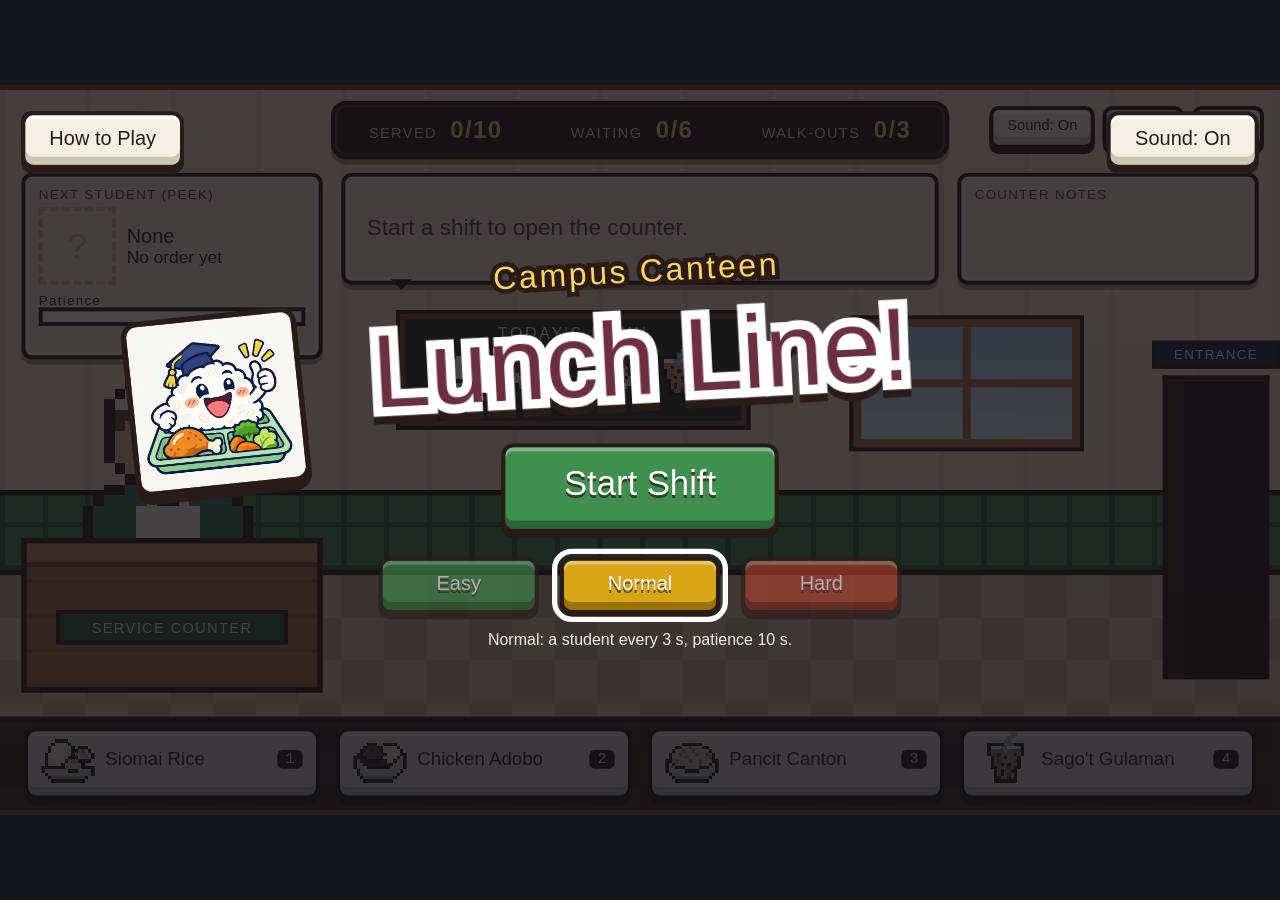
<file: index.html>
<!doctype html>
<html lang="en">
<head>
    <meta charset="utf-8">
    <meta name="viewport" content="width=device-width, initial-scale=1">
    <title>Campus Canteen: Lunch Line</title>
    <link rel="stylesheet" href="css/vendor/bootstrap.min.css">
    <link rel="stylesheet" href="css/style.css">
    <script src="js/vendor/jquery-3.6.3.js" defer></script>
    <script src="js/sprites.js" defer></script>
    <script src="js/game.js" defer></script>
</head>
<body>
<!-- The whole game is one fixed 960 x 540 "stage" that js/game.js scales to fit the window. -->
<main id="stage-wrap">
<div id="stage">

    <!-- ================= BACKGROUND SCENE (decoration only) ================= -->
    <div id="scene" aria-hidden="true">
        <div class="wall"></div>
        <div class="wall-tiles"></div>
        <div class="floor"></div>

        <div class="menu-board">
            <span class="menu-board-title">TODAY'S MENU</span>
            <span class="menu-board-items" id="menu-board-items"></span>
        </div>
        <div class="window"><i></i><i></i></div>

        <div class="door">
            <span class="door-sign">ENTRANCE</span>
        </div>

        <img class="server" id="server-sprite" alt="">
        <div class="counter">
            <span class="counter-sign">SERVICE COUNTER</span>
        </div>
        <img class="counter-plate" id="counter-plate" alt="" hidden>
    </div>

    <!-- ================= WAITING LINE ================= -->
    <!-- One .student element per customer in the queue, drawn in arrival order. -->
    <section id="line-area" aria-label="Waiting line">
        <div id="line"></div>
        <span class="lane-tag tag-front" id="tag-front">&#9650; FRONT</span>
        <span class="lane-tag tag-rear" id="tag-rear" hidden>&#9650; REAR</span>
        <p id="waiting-empty" class="waiting-empty">The line is empty.</p>
        <div id="float-layer" aria-hidden="true"></div>
    </section>

    <!-- ================= TOP BAR: progress and controls ================= -->
    <header id="hud">
        <span class="mode-badge">Mode: <strong id="mode-label">Normal</strong></span>

        <div class="hud-pill" id="progress-section">
            <span class="hud-stat">SERVED
                <strong><span id="served-count">0</span>/<span id="served-target">10</span></strong>
            </span>
            <span class="hud-stat">WAITING
                <strong><span id="waiting-count">0</span>/<span id="waiting-limit">6</span></strong>
            </span>
            <span class="hud-stat">WALK-OUTS
                <strong><span id="angry-count">0</span>/<span id="angry-limit">3</span></strong>
            </span>
        </div>

        <div class="hud-buttons">
            <button type="button" class="px-btn px-btn-small px-btn-cream sound-toggle" aria-pressed="true">Sound: On</button>
            <button type="button" class="px-btn px-btn-small px-btn-cream" id="restart-shift">Restart</button>
            <button type="button" class="px-btn px-btn-small px-btn-cream" id="reset-game">Menu</button>
        </div>
    </header>

    <!-- ================= PEEK: the front student, without removing them ================= -->
    <aside id="peek-panel" class="px-panel" aria-label="Next student (peek)">
        <h2 class="panel-title">NEXT STUDENT (PEEK)</h2>
        <div class="peek-row d-flex align-items-center gap-2">
            <span id="peek-portrait" class="student-portrait" hidden></span>
            <span id="peek-placeholder" class="peek-placeholder">?</span>
            <div class="peek-text">
                <strong id="next-student">None</strong>
                <span id="next-order">No order yet</span>
            </div>
        </div>
        <div class="patience-label">Patience</div>
        <div class="patience-track" id="patience-track" role="progressbar"
             aria-label="Front student patience" aria-valuemin="0" aria-valuemax="100" aria-valuenow="0">
            <div class="patience-bar" id="patience-bar"></div>
        </div>
    </aside>

    <!-- ================= ORDER: what the front student is saying ================= -->
    <section id="order-bubble" class="px-panel" aria-label="Current order">
        <p id="order-text">Start a shift to open the counter.</p>
    </section>

    <!-- ================= FEEDBACK: result of the last action ================= -->
    <section id="feedback-panel" class="px-panel">
        <h2 class="panel-title">COUNTER NOTES</h2>
        <p id="feedback-message" role="status" aria-live="polite"></p>
    </section>

    <!-- ================= FOOD BUTTONS: tap to serve the FRONT student ================= -->
    <nav id="food-bar" aria-label="Food buttons"></nav>

    <!-- One hidden player: only the front student's voice clip plays. -->
    <audio id="character-audio" preload="none"></audio>

    <!-- ================= SCREEN: main menu ================= -->
    <section id="screen-menu" class="screen">
        <div class="menu-corner menu-corner-left">
            <button type="button" class="px-btn px-btn-cream" id="open-howto">How to Play</button>
        </div>
        <div class="menu-corner menu-corner-right">
            <button type="button" class="px-btn px-btn-cream sound-toggle" aria-pressed="true">Sound: On</button>
        </div>

        <img class="menu-mascot" src="assets/lunch-mascot.png" alt="">
        <h1 class="logo">
            <span class="logo-small">Campus Canteen</span>
            <span class="logo-big">Lunch Line!</span>
        </h1>

        <button type="button" class="px-btn px-btn-green px-btn-big" id="start-shift">Start Shift</button>

        <div class="mode-row d-flex gap-3" role="group" aria-label="Difficulty">
            <button type="button" class="px-btn px-btn-green mode-button" data-mode="easy" aria-pressed="false">Easy</button>
            <button type="button" class="px-btn px-btn-gold mode-button" data-mode="normal" aria-pressed="true">Normal</button>
            <button type="button" class="px-btn px-btn-red mode-button" data-mode="hard" aria-pressed="false">Hard</button>
        </div>
        <p class="mode-note" id="mode-note"></p>
    </section>

    <!-- ================= SCREEN: how to play ================= -->
    <section id="screen-howto" class="screen screen-dim" hidden>
        <div class="px-panel dialog">
            <h2 class="dialog-title">How to Play</h2>
            <ol class="howto-steps">
                <li><strong>Start the shift.</strong> The canteen counter opens.</li>
                <li><strong>Watch students walk in.</strong> They enter from the right (REAR) and line up toward the counter (FRONT). Each one shows the food they want.</li>
                <li><strong>Serve the FRONT student only.</strong> Tap the matching food button. First in, first out: nobody behind them can be served first.</li>
                <li><strong>Right food:</strong> +1 served and the line moves up. <strong>Wrong food:</strong> they stay, and their patience drops faster.</li>
                <li><strong>Beat the patience bar.</strong> If it runs out, the student walks out angry.</li>
                <li><strong>Win</strong> by serving 10 students. <strong>Lose</strong> after 3 walk-outs, or when a student arrives and the line is already full (6).</li>
            </ol>
            <p class="howto-keys">Tip: keys <kbd>1</kbd> <kbd>2</kbd> <kbd>3</kbd> <kbd>4</kbd> also press the food buttons.</p>
            <button type="button" class="px-btn px-btn-green" id="howto-close">Got it</button>
        </div>
    </section>

    <!-- ================= SCREEN: end of shift ================= -->
    <section id="screen-end" class="screen screen-dim" hidden>
        <div class="px-panel dialog dialog-end" id="end-dialog">
            <h2 class="dialog-title" id="end-title">Shift complete!</h2>
            <p id="end-reason"></p>
            <ul class="end-stats list-unstyled">
                <li>Served: <strong id="end-served">0/10</strong></li>
                <li>Walk-outs: <strong id="end-angry">0/3</strong></li>
                <li>Mode: <strong id="end-mode">Normal</strong></li>
            </ul>
            <div class="dialog-buttons d-flex gap-3 justify-content-center">
                <button type="button" class="px-btn px-btn-green" id="play-again">Play again</button>
                <button type="button" class="px-btn px-btn-cream" id="back-to-menu">Back to menu</button>
            </div>
        </div>
    </section>

</div>
</main>
</body>
</html>
</file>
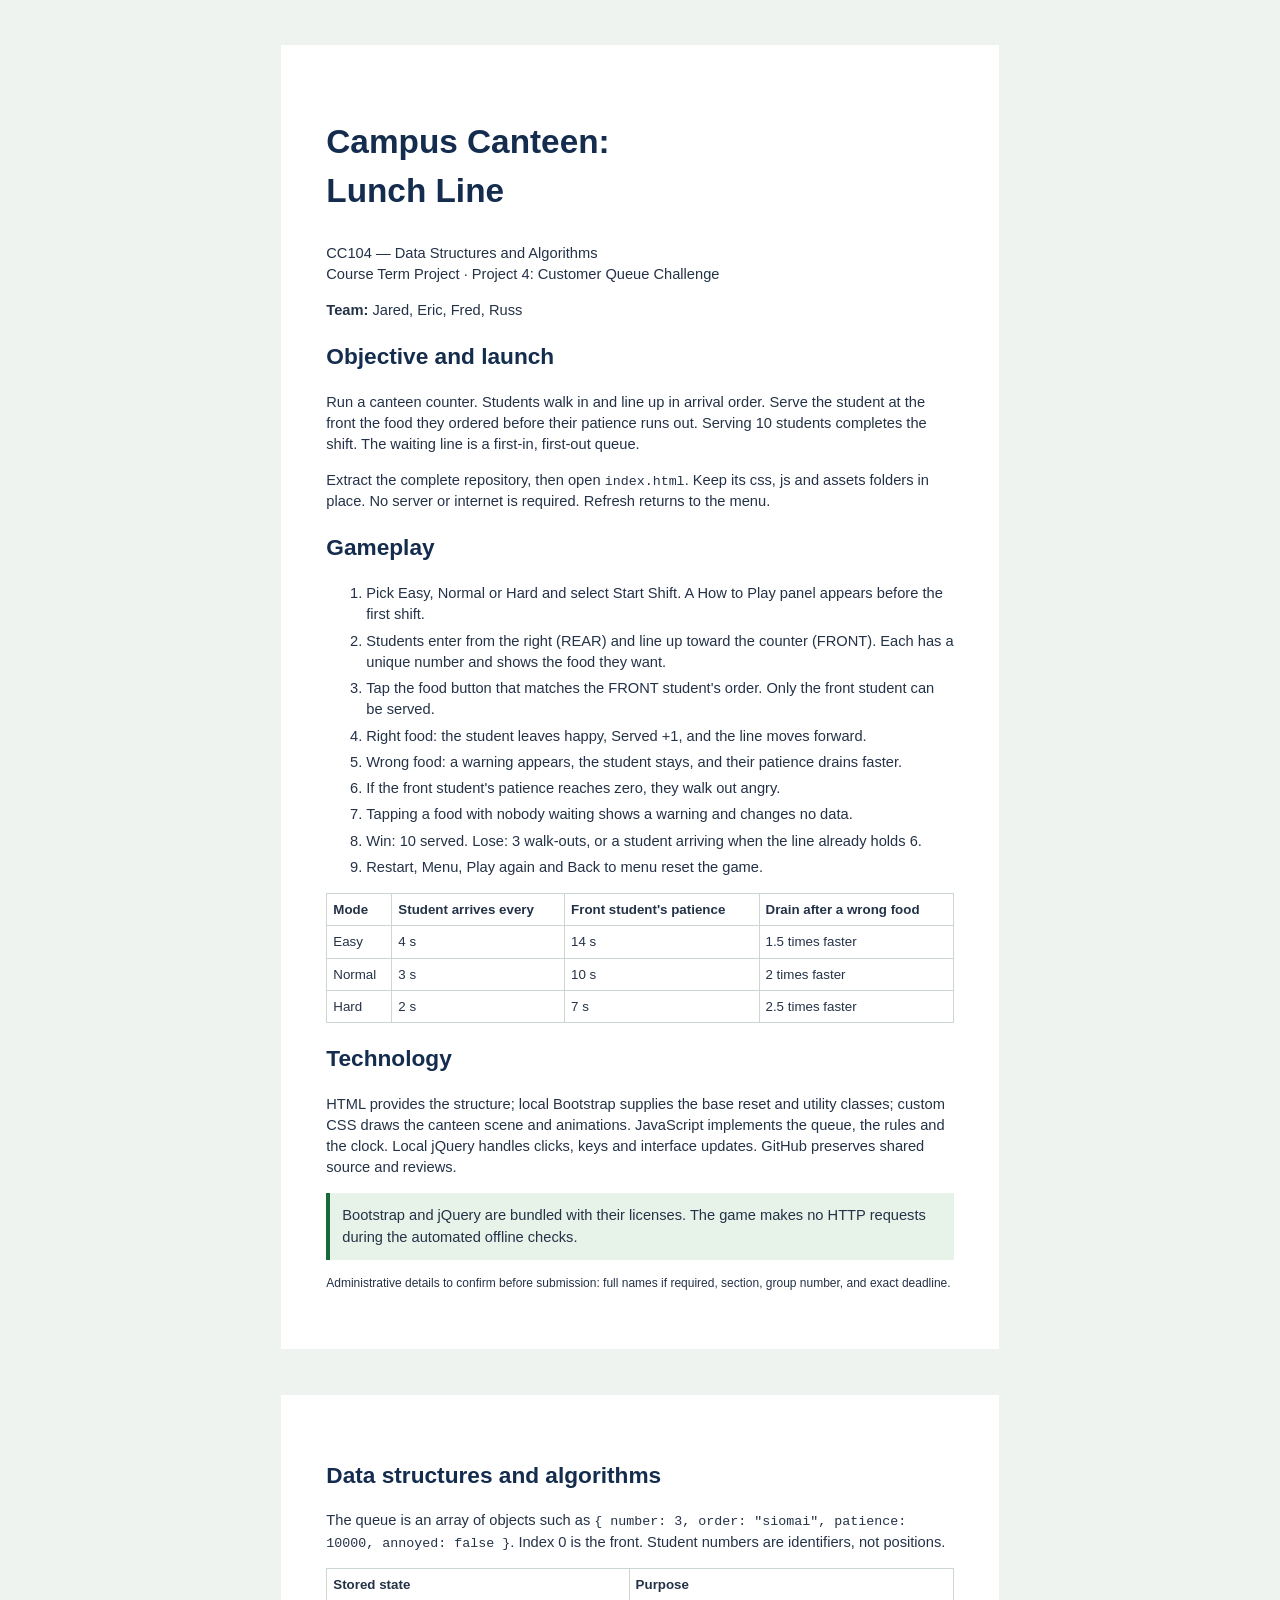
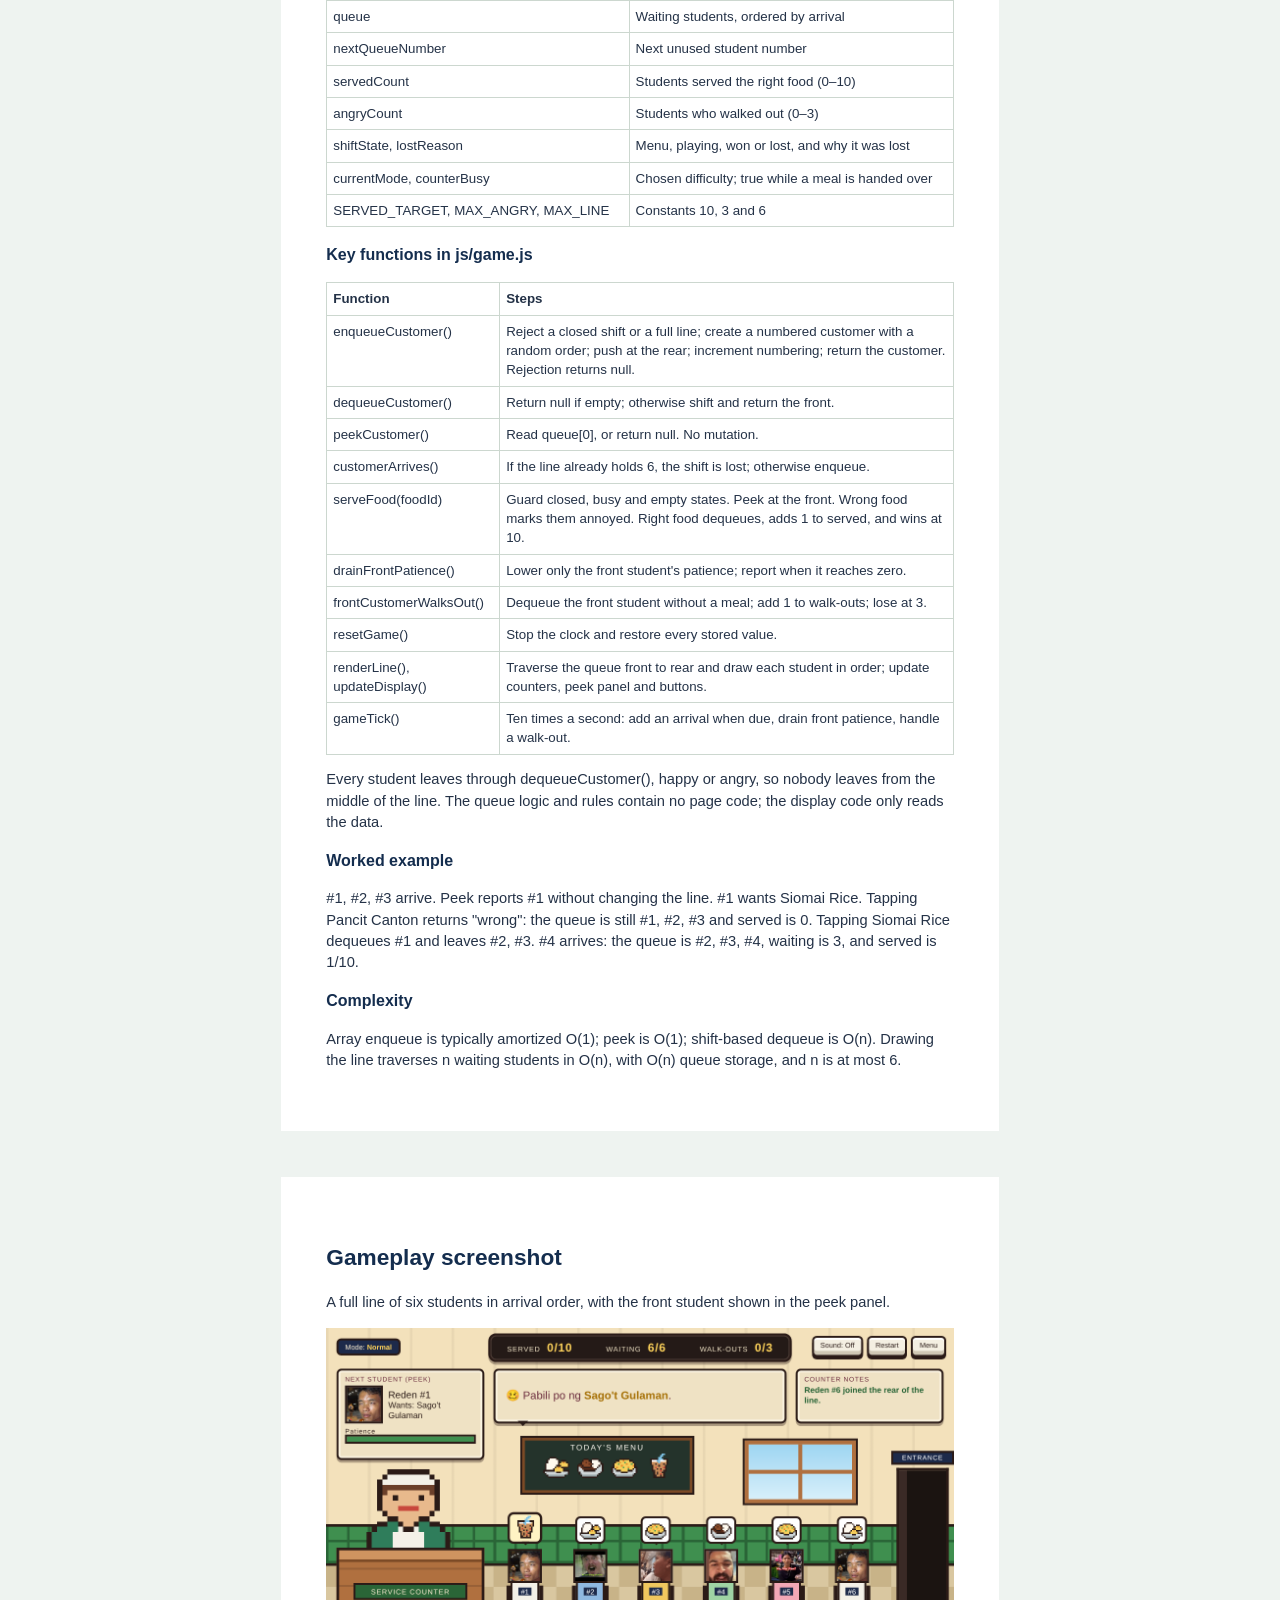
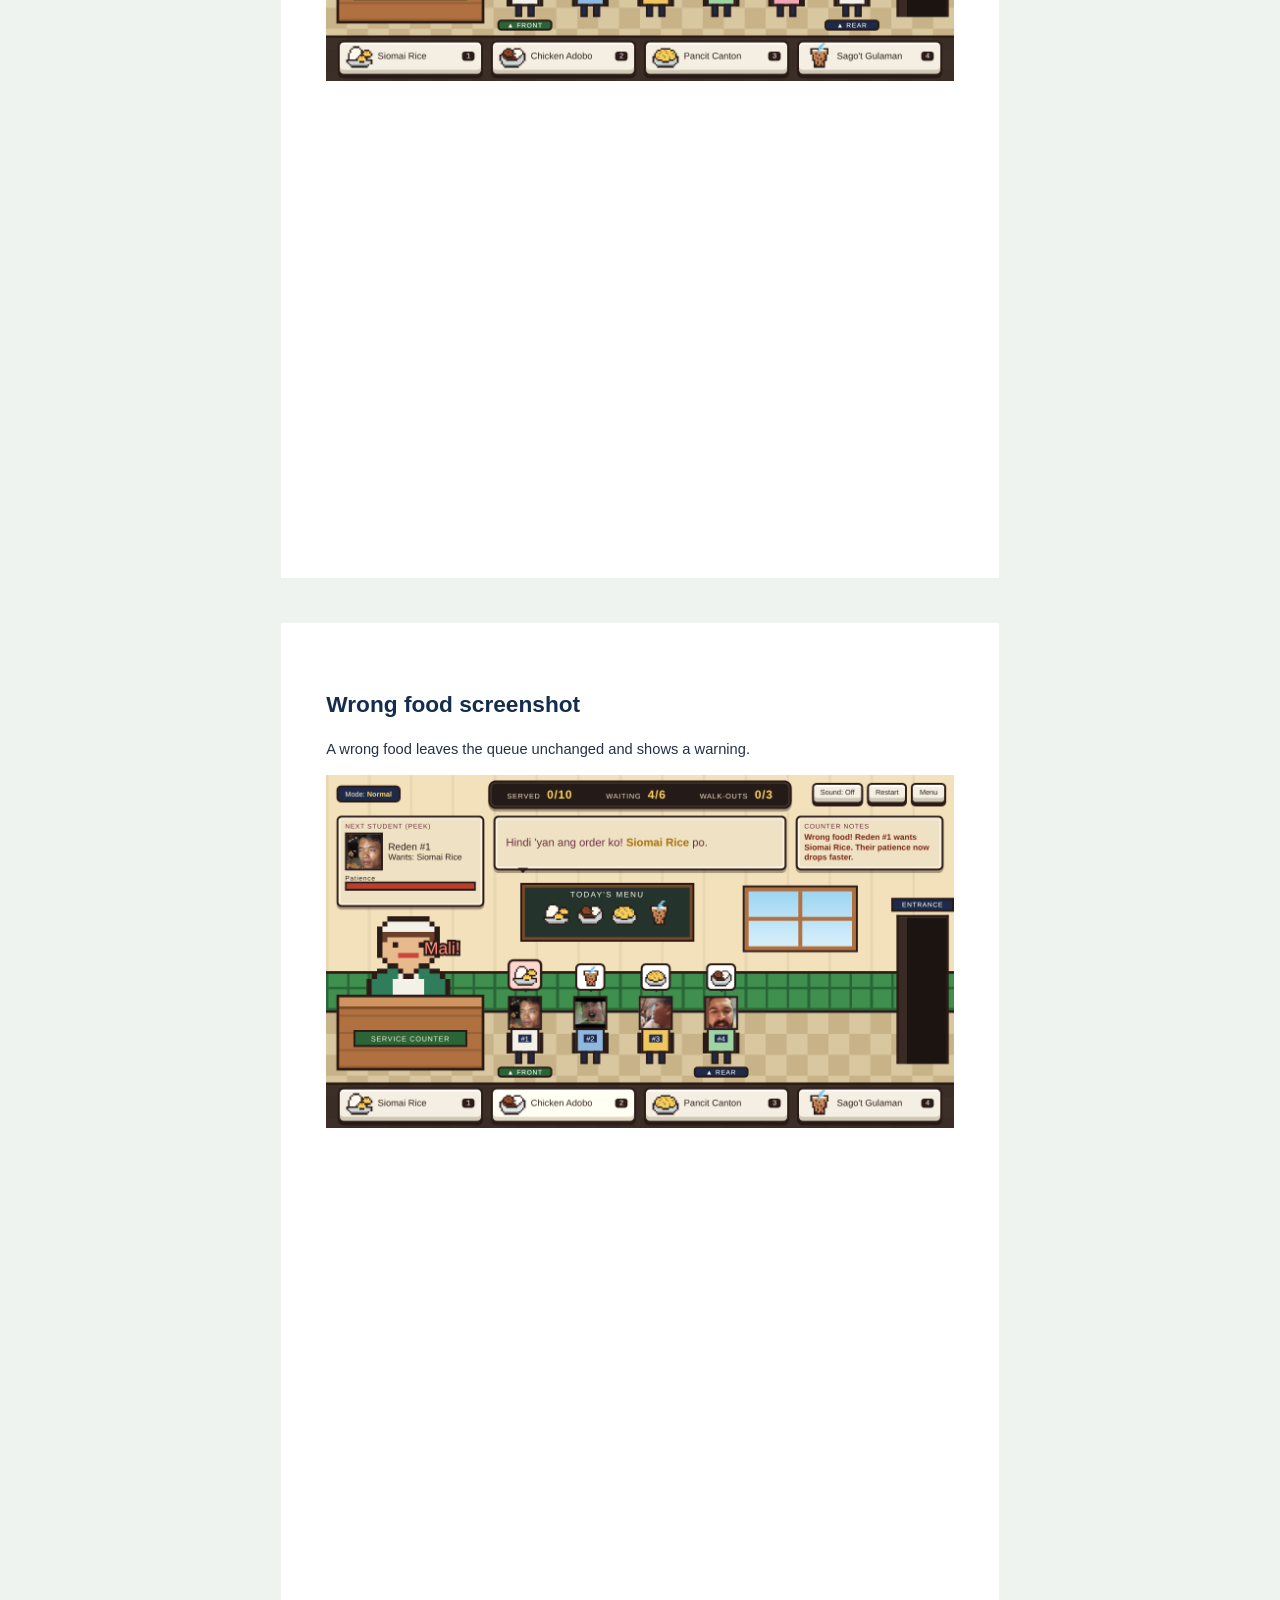
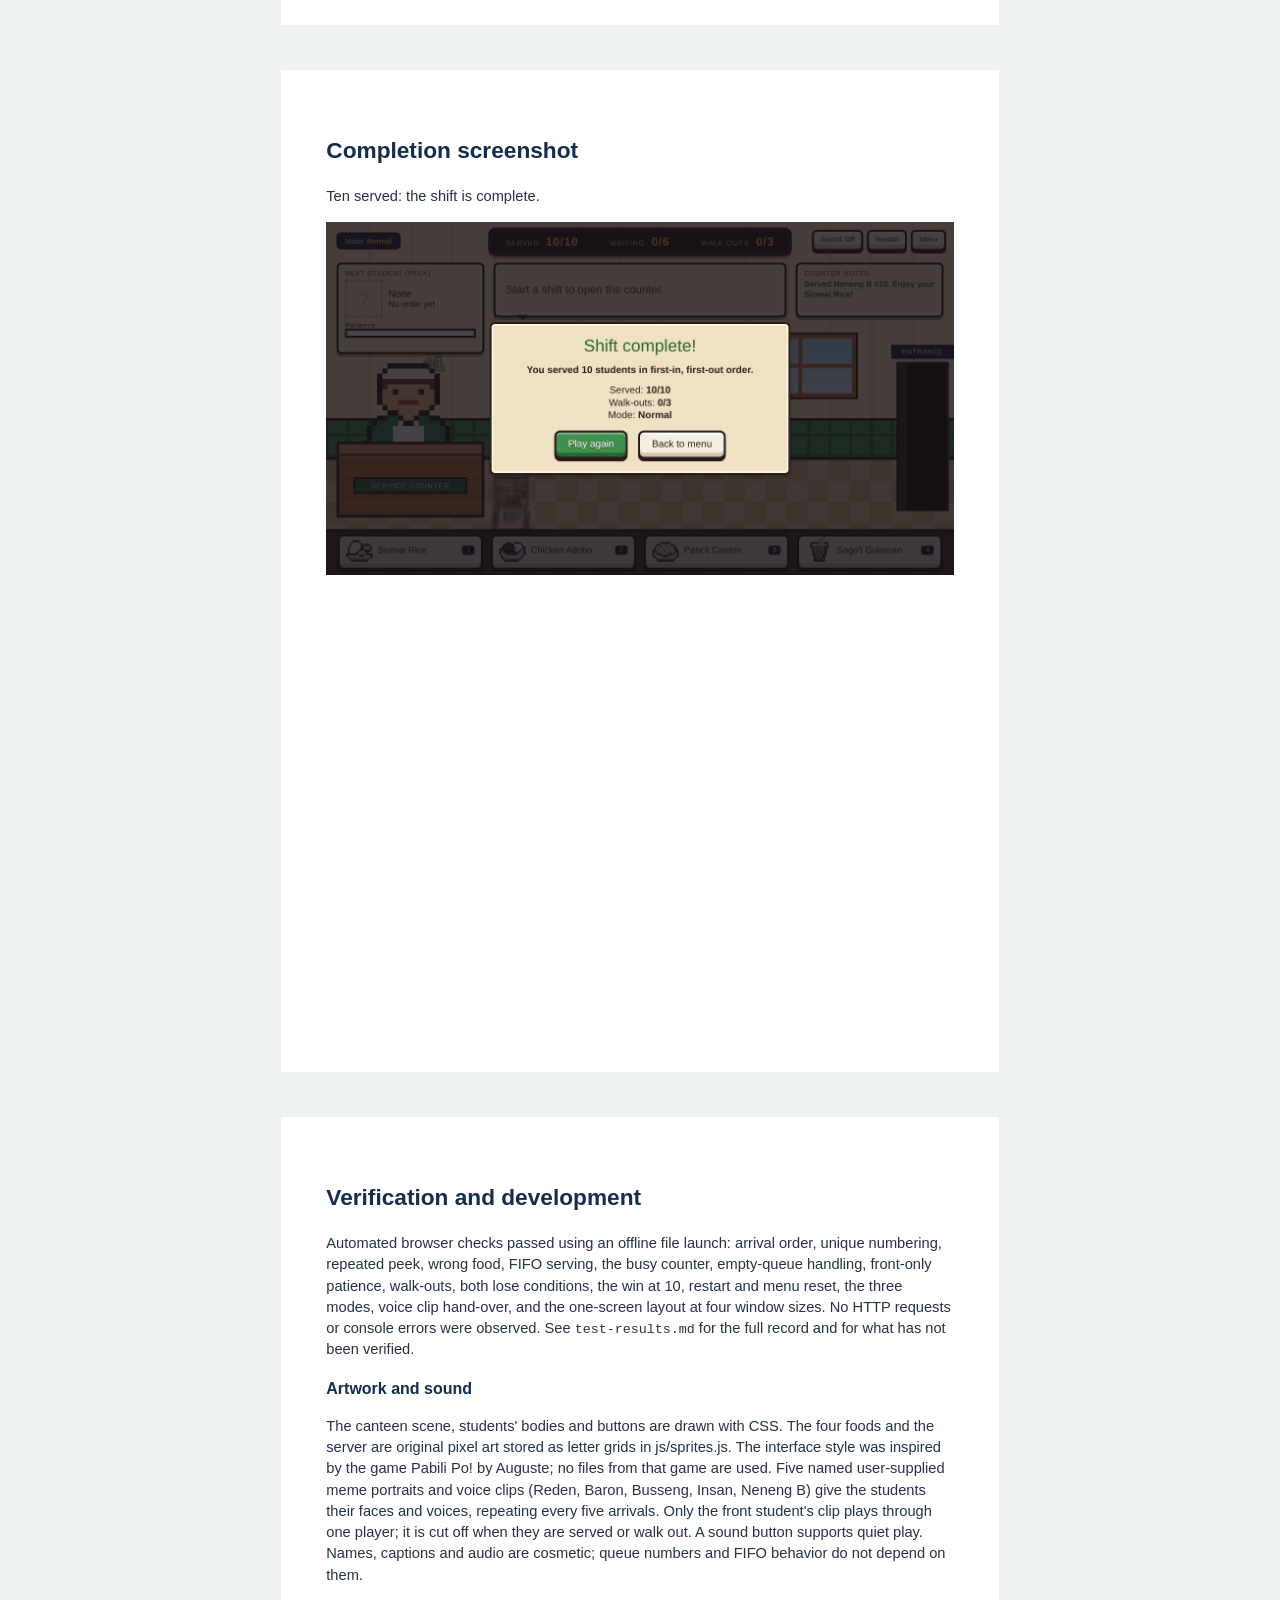
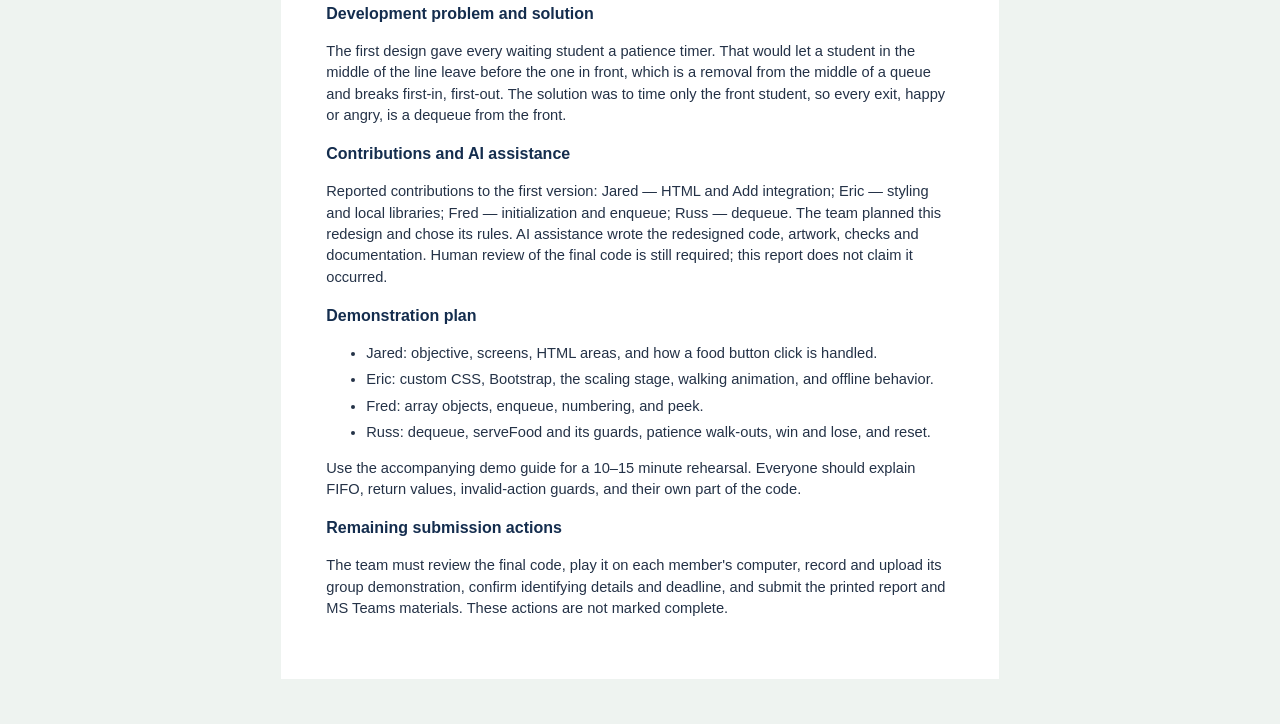
<file: docs/project-report.html>
<!doctype html>
<html lang="en"><head><meta charset="utf-8"><title>Campus Canteen — Project Report</title>
<style>
*{box-sizing:border-box}body{font:11pt/1.45 Arial,sans-serif;color:#243247;margin:0;background:#eef3f0}
.page{background:white;width:190mm;min-height:265mm;margin:12mm auto;padding:12mm}
h1,h2,h3{color:#142d4e}h1{font-size:25pt}h2{font-size:17pt}h3{font-size:12pt}
table{border-collapse:collapse;width:100%;font-size:10pt}td,th{border:1px solid #ccd7cf;padding:6px;text-align:left;vertical-align:top}
code{font-size:10pt}img{display:block;max-width:100%;max-height:200mm;margin:auto}li{margin-bottom:5px}
.note{background:#e7f2e9;padding:12px;border-left:4px solid #176b3a}.small{font-size:9pt}
@page{size:A4;margin:10mm}@media print{body{background:white}.page{width:auto;min-height:0;margin:0;padding:0;break-after:page}.page:last-child{break-after:auto}h2,h3{break-after:avoid}tr,img{break-inside:avoid}}
</style></head><body>
<section class="page"><h1>Campus Canteen:<br>Lunch Line</h1><p>CC104 — Data Structures and Algorithms<br>Course Term Project · Project 4: Customer Queue Challenge</p>
<p><strong>Team:</strong> Jared, Eric, Fred, Russ</p>
<h2>Objective and launch</h2><p>Run a canteen counter. Students walk in and line up in arrival order. Serve the student at the front the food they ordered before their patience runs out. Serving 10 students completes the shift. The waiting line is a first-in, first-out queue.</p>
<p>Extract the complete repository, then open <code>index.html</code>. Keep its css, js and assets folders in place. No server or internet is required. Refresh returns to the menu.</p>
<h2>Gameplay</h2><ol><li>Pick Easy, Normal or Hard and select Start Shift. A How to Play panel appears before the first shift.</li><li>Students enter from the right (REAR) and line up toward the counter (FRONT). Each has a unique number and shows the food they want.</li><li>Tap the food button that matches the FRONT student's order. Only the front student can be served.</li><li>Right food: the student leaves happy, Served +1, and the line moves forward.</li><li>Wrong food: a warning appears, the student stays, and their patience drains faster.</li><li>If the front student's patience reaches zero, they walk out angry.</li><li>Tapping a food with nobody waiting shows a warning and changes no data.</li><li>Win: 10 served. Lose: 3 walk-outs, or a student arriving when the line already holds 6.</li><li>Restart, Menu, Play again and Back to menu reset the game.</li></ol>
<table><tr><th>Mode</th><th>Student arrives every</th><th>Front student's patience</th><th>Drain after a wrong food</th></tr><tr><td>Easy</td><td>4 s</td><td>14 s</td><td>1.5 times faster</td></tr><tr><td>Normal</td><td>3 s</td><td>10 s</td><td>2 times faster</td></tr><tr><td>Hard</td><td>2 s</td><td>7 s</td><td>2.5 times faster</td></tr></table>
<h2>Technology</h2><p>HTML provides the structure; local Bootstrap supplies the base reset and utility classes; custom CSS draws the canteen scene and animations. JavaScript implements the queue, the rules and the clock. Local jQuery handles clicks, keys and interface updates. GitHub preserves shared source and reviews.</p>
<p class="note">Bootstrap and jQuery are bundled with their licenses. The game makes no HTTP requests during the automated offline checks.</p>
<p class="small">Administrative details to confirm before submission: full names if required, section, group number, and exact deadline.</p></section>
<section class="page"><h2>Data structures and algorithms</h2>
<p>The queue is an array of objects such as <code>{ number: 3, order: "siomai", patience: 10000, annoyed: false }</code>. Index 0 is the front. Student numbers are identifiers, not positions.</p>
<table><tr><th>Stored state</th><th>Purpose</th></tr><tr><td>queue</td><td>Waiting students, ordered by arrival</td></tr><tr><td>nextQueueNumber</td><td>Next unused student number</td></tr><tr><td>servedCount</td><td>Students served the right food (0–10)</td></tr><tr><td>angryCount</td><td>Students who walked out (0–3)</td></tr><tr><td>shiftState, lostReason</td><td>Menu, playing, won or lost, and why it was lost</td></tr><tr><td>currentMode, counterBusy</td><td>Chosen difficulty; true while a meal is handed over</td></tr><tr><td>SERVED_TARGET, MAX_ANGRY, MAX_LINE</td><td>Constants 10, 3 and 6</td></tr></table>
<h3>Key functions in js/game.js</h3><table><tr><th>Function</th><th>Steps</th></tr>
<tr><td>enqueueCustomer()</td><td>Reject a closed shift or a full line; create a numbered customer with a random order; push at the rear; increment numbering; return the customer. Rejection returns null.</td></tr>
<tr><td>dequeueCustomer()</td><td>Return null if empty; otherwise shift and return the front.</td></tr>
<tr><td>peekCustomer()</td><td>Read queue[0], or return null. No mutation.</td></tr>
<tr><td>customerArrives()</td><td>If the line already holds 6, the shift is lost; otherwise enqueue.</td></tr>
<tr><td>serveFood(foodId)</td><td>Guard closed, busy and empty states. Peek at the front. Wrong food marks them annoyed. Right food dequeues, adds 1 to served, and wins at 10.</td></tr>
<tr><td>drainFrontPatience()</td><td>Lower only the front student's patience; report when it reaches zero.</td></tr>
<tr><td>frontCustomerWalksOut()</td><td>Dequeue the front student without a meal; add 1 to walk-outs; lose at 3.</td></tr>
<tr><td>resetGame()</td><td>Stop the clock and restore every stored value.</td></tr>
<tr><td>renderLine(), updateDisplay()</td><td>Traverse the queue front to rear and draw each student in order; update counters, peek panel and buttons.</td></tr>
<tr><td>gameTick()</td><td>Ten times a second: add an arrival when due, drain front patience, handle a walk-out.</td></tr></table>
<p>Every student leaves through dequeueCustomer(), happy or angry, so nobody leaves from the middle of the line. The queue logic and rules contain no page code; the display code only reads the data.</p>
<h3>Worked example</h3><p>#1, #2, #3 arrive. Peek reports #1 without changing the line. #1 wants Siomai Rice. Tapping Pancit Canton returns "wrong": the queue is still #1, #2, #3 and served is 0. Tapping Siomai Rice dequeues #1 and leaves #2, #3. #4 arrives: the queue is #2, #3, #4, waiting is 3, and served is 1/10.</p>
<h3>Complexity</h3><p>Array enqueue is typically amortized O(1); peek is O(1); shift-based dequeue is O(n). Drawing the line traverses n waiting students in O(n), with O(n) queue storage, and n is at most 6.</p></section>
<section class="page"><h2>Gameplay screenshot</h2><p>A full line of six students in arrival order, with the front student shown in the peek panel.</p><img src="screenshots/full-line.png" alt="Actual game showing six numbered students lined up between the counter and the entrance"></section>
<section class="page"><h2>Wrong food screenshot</h2><p>A wrong food leaves the queue unchanged and shows a warning.</p><img src="screenshots/wrong-food.png" alt="Actual game showing the wrong food warning with the same four students still in line"></section>
<section class="page"><h2>Completion screenshot</h2><p>Ten served: the shift is complete.</p><img src="screenshots/shift-complete.png" alt="Actual game showing Shift complete with 10 of 10 served"></section>
<section class="page"><h2>Verification and development</h2><p>Automated browser checks passed using an offline file launch: arrival order, unique numbering, repeated peek, wrong food, FIFO serving, the busy counter, empty-queue handling, front-only patience, walk-outs, both lose conditions, the win at 10, restart and menu reset, the three modes, voice clip hand-over, and the one-screen layout at four window sizes. No HTTP requests or console errors were observed. See <code>test-results.md</code> for the full record and for what has not been verified.</p>
<h3>Artwork and sound</h3><p>The canteen scene, students' bodies and buttons are drawn with CSS. The four foods and the server are original pixel art stored as letter grids in js/sprites.js. The interface style was inspired by the game Pabili Po! by Auguste; no files from that game are used. Five named user-supplied meme portraits and voice clips (Reden, Baron, Busseng, Insan, Neneng B) give the students their faces and voices, repeating every five arrivals. Only the front student's clip plays through one player; it is cut off when they are served or walk out. A sound button supports quiet play. Names, captions and audio are cosmetic; queue numbers and FIFO behavior do not depend on them.</p>
<h3>Development problem and solution</h3><p>The first design gave every waiting student a patience timer. That would let a student in the middle of the line leave before the one in front, which is a removal from the middle of a queue and breaks first-in, first-out. The solution was to time only the front student, so every exit, happy or angry, is a dequeue from the front.</p>
<h3>Contributions and AI assistance</h3><p>Reported contributions to the first version: Jared — HTML and Add integration; Eric — styling and local libraries; Fred — initialization and enqueue; Russ — dequeue. The team planned this redesign and chose its rules. AI assistance wrote the redesigned code, artwork, checks and documentation. Human review of the final code is still required; this report does not claim it occurred.</p>
<h3>Demonstration plan</h3><ul><li>Jared: objective, screens, HTML areas, and how a food button click is handled.</li><li>Eric: custom CSS, Bootstrap, the scaling stage, walking animation, and offline behavior.</li><li>Fred: array objects, enqueue, numbering, and peek.</li><li>Russ: dequeue, serveFood and its guards, patience walk-outs, win and lose, and reset.</li></ul>
<p>Use the accompanying demo guide for a 10–15 minute rehearsal. Everyone should explain FIFO, return values, invalid-action guards, and their own part of the code.</p>
<h3>Remaining submission actions</h3><p>The team must review the final code, play it on each member's computer, record and upload its group demonstration, confirm identifying details and deadline, and submit the printed report and MS Teams materials. These actions are not marked complete.</p></section>
</body></html>
</file>
<file: css/style.css>
/* =====================================================================
   Campus Canteen: Lunch Line - styles

   The game is one fixed 960 x 540 stage (see #stage). Everything inside
   is placed with pixel positions, and js/game.js scales the whole stage
   to fit the window. Sections:
     1. Colours and page      5. Students
     2. Stage and scene       6. Food buttons
     3. Buttons and panels    7. Screens (menu, how to play, end)
     4. Top bar and panels    8. Animations
   ===================================================================== */

/* ---------- 1. Colours and page ---------- */
:root {
    --ink: #2b1b17;
    --cream: #f6ead0;
    --panel: #efe2c4;
    --panel-dark: #cdb98f;
    --wood: #b0703f;
    --wood-dark: #7c4a26;
    --wood-light: #cf9460;
    --green: #3f8f4f;
    --green-dark: #2a6537;
    --gold: #d9a514;
    --gold-dark: #9a7208;
    --red: #b8402f;
    --red-dark: #7e2618;
    --maroon: #6d2f3f;
    --navy: #1d2a4a;
    --pixel-font: "Arial Black", "Trebuchet MS", Verdana, sans-serif;
}

html, body {
    height: 100%;
    margin: 0;
    overflow: hidden;
    background: #14161f;
}

body {
    font-family: "Trebuchet MS", Verdana, sans-serif;
    color: var(--ink);
    -webkit-user-select: none;
    user-select: none;
}

[hidden] { display: none !important; }

/* ---------- 2. Stage and scene ---------- */
#stage-wrap {
    position: fixed;
    inset: 0;
    overflow: hidden;
}

#stage {
    position: absolute;
    left: 50%;
    top: 50%;
    width: 960px;
    height: 540px;
    transform: translate(-50%, -50%);
    overflow: hidden;
    background: var(--cream);
    outline: 4px solid var(--ink);
}

#scene, #line-area { position: absolute; inset: 0; }
#scene img, .student-bubble img, .food-button img { image-rendering: pixelated; }

.wall {
    position: absolute; left: 0; top: 0; width: 960px; height: 300px;
    background:
        repeating-linear-gradient(90deg, rgba(43, 27, 23, .05) 0 4px, transparent 4px 64px),
        #f3e1bb;
}
.wall-tiles {
    position: absolute; left: 0; top: 300px; width: 960px; height: 64px;
    background:
        repeating-linear-gradient(90deg, var(--green-dark) 0 4px, transparent 4px 32px),
        repeating-linear-gradient(0deg, var(--green-dark) 0 4px, transparent 4px 32px),
        var(--green);
    border-top: 4px solid var(--ink);
    border-bottom: 4px solid var(--ink);
}
.floor {
    position: absolute; left: 0; top: 364px; width: 960px; height: 176px;
    background:
        repeating-conic-gradient(#d9c7a0 0 25%, #c8b388 0 50%) 0 0 / 64px 64px;
}

.menu-board {
    position: absolute; left: 300px; top: 168px; width: 260px; height: 84px;
    background: #24332b; border: 4px solid var(--wood-dark);
    outline: 3px solid var(--ink);
    text-align: center; color: #f4f1e8;
}
.menu-board-title {
    display: block; margin-top: 4px;
    font: 12px var(--pixel-font); letter-spacing: 2px;
}
.menu-board-items img { width: 40px; height: 40px; margin: 2px 6px 0; }

.window {
    position: absolute; left: 640px; top: 172px; width: 170px; height: 96px;
    background: linear-gradient(#9fd6f2, #d8f0fb);
    border: 6px solid var(--wood); outline: 3px solid var(--ink);
}
.window i { position: absolute; background: var(--wood); }
.window i:first-child { left: 50%; top: 0; width: 6px; height: 100%; margin-left: -3px; }
.window i:last-child { top: 50%; left: 0; height: 6px; width: 100%; margin-top: -3px; }

.door {
    position: absolute; left: 872px; top: 214px; width: 80px; height: 228px;
    background: linear-gradient(90deg, #3a2a26 0 12px, #1b1411 12px);
    border: 4px solid var(--ink); border-bottom: 0;
}
.door-sign {
    position: absolute; left: -12px; top: -30px; width: 96px;
    padding: 2px 0; text-align: center;
    font: 10px var(--pixel-font); letter-spacing: 1px;
    color: #fff; background: var(--navy); border: 3px solid var(--ink);
}

.server { position: absolute; left: 62px; top: 216px; width: 128px; height: 128px; }
.counter {
    position: absolute; left: 16px; top: 336px; width: 226px; height: 116px;
    background:
        repeating-linear-gradient(0deg, rgba(43, 27, 23, .18) 0 3px, transparent 3px 26px),
        var(--wood);
    border: 4px solid var(--ink);
    box-shadow: inset 0 14px 0 var(--wood-light), inset 0 18px 0 var(--wood-dark);
}
.counter-sign {
    position: absolute; left: 22px; top: 50px; width: 174px; padding: 4px 0;
    text-align: center; font: 11px var(--pixel-font); letter-spacing: 1px;
    color: var(--cream); background: var(--green-dark); border: 3px solid var(--ink);
}
.counter-plate { position: absolute; left: 168px; top: 286px; width: 56px; height: 56px; }
.counter-plate.is-dropping { animation: plate-drop .35s steps(5) both; }

/* ---------- 3. Buttons and panels ---------- */
.px-btn {
    font: 15px var(--pixel-font);
    color: #fff;
    text-shadow: 0 2px 0 rgba(43, 27, 23, .7);
    padding: 8px 18px 12px;
    border: 3px solid var(--ink);
    border-radius: 9px;
    background: var(--green);
    box-shadow: inset 0 -6px 0 var(--green-dark), inset 0 3px 0 rgba(255, 255, 255, .35), 0 4px 0 var(--ink);
    cursor: pointer;
    transition: transform .06s;
}
.px-btn:hover:not(:disabled) { filter: brightness(1.08); }
.px-btn:active:not(:disabled) { transform: translateY(3px); box-shadow: inset 0 -3px 0 rgba(0, 0, 0, .3), 0 1px 0 var(--ink); }
.px-btn:focus-visible { outline: 3px solid #fff; outline-offset: 2px; }
.px-btn:disabled { filter: grayscale(.7) brightness(.85); cursor: default; }

.px-btn-green { background: var(--green); box-shadow: inset 0 -6px 0 var(--green-dark), inset 0 3px 0 rgba(255, 255, 255, .35), 0 4px 0 var(--ink); }
.px-btn-gold { background: var(--gold); box-shadow: inset 0 -6px 0 var(--gold-dark), inset 0 3px 0 rgba(255, 255, 255, .35), 0 4px 0 var(--ink); }
.px-btn-red { background: var(--red); box-shadow: inset 0 -6px 0 var(--red-dark), inset 0 3px 0 rgba(255, 255, 255, .35), 0 4px 0 var(--ink); }
.px-btn-cream {
    background: #f4efe2; color: var(--ink); text-shadow: none;
    box-shadow: inset 0 -6px 0 #cfc7b4, inset 0 3px 0 #fff, 0 4px 0 var(--ink);
}
.px-btn-small { font-size: 11px; padding: 5px 10px 9px; border-radius: 7px; }
.px-btn-big { font-size: 26px; padding: 12px 44px 18px; }

.px-panel {
    background: var(--panel);
    border: 3px solid var(--ink);
    border-radius: 8px;
    box-shadow: inset 0 0 0 3px #fbf4e2, 0 4px 0 rgba(43, 27, 23, .35);
}
.panel-title {
    margin: 0 0 4px; font: 10px var(--pixel-font); letter-spacing: 1px; color: var(--maroon);
}

/* ---------- 4. Top bar and panels ---------- */
#hud {
    position: absolute; left: 0; top: 8px; width: 960px; height: 44px;
}
.mode-badge {
    position: absolute; left: 16px; top: 8px; padding: 4px 10px;
    font: 11px var(--pixel-font); color: var(--cream);
    background: var(--navy); border: 3px solid var(--ink); border-radius: 7px;
}
.mode-badge strong { color: #ffd45c; }
.hud-pill {
    position: absolute; left: 248px; top: 0; width: 464px; height: 44px;
    display: flex; align-items: center; justify-content: space-around;
    background: #241a17; border: 3px solid var(--ink); border-radius: 12px;
    box-shadow: inset 0 0 0 2px #4a3a34, 0 4px 0 rgba(43, 27, 23, .35);
}
.hud-stat { font: 11px var(--pixel-font); letter-spacing: 1px; color: #e9dcc0; }
.hud-stat strong { margin-left: 6px; font-size: 18px; color: #ffd45c; }
.hud-buttons { position: absolute; right: 12px; top: 4px; display: flex; gap: 6px; }

#peek-panel { position: absolute; left: 16px; top: 62px; width: 226px; height: 140px; padding: 8px 10px; }
.peek-row { display: flex; gap: 8px; align-items: center; }
.peek-text { display: flex; flex-direction: column; line-height: 1.2; min-width: 0; }
.peek-text strong { font: 15px var(--pixel-font); }
.peek-text span { font-size: 13px; }
.peek-placeholder {
    width: 58px; height: 58px; flex: none;
    display: flex; align-items: center; justify-content: center;
    font: 26px var(--pixel-font); color: var(--panel-dark);
    border: 3px dashed var(--panel-dark);
}
#peek-portrait { width: 58px; height: 58px; flex: none; }
.patience-label { margin-top: 6px; font: 10px var(--pixel-font); letter-spacing: 1px; }
.patience-track { height: 14px; background: #fff; border: 3px solid var(--ink); }
.patience-bar { height: 100%; width: 0; background: var(--green); }
.patience-bar.is-low { background: var(--gold); }
.patience-bar.is-annoyed { background: var(--red); }

#order-bubble {
    position: absolute; left: 256px; top: 62px; width: 448px; height: 84px;
    display: flex; align-items: center; padding: 8px 16px;
}
#order-bubble::after {
    content: ""; position: absolute; left: 34px; bottom: -15px;
    border: 8px solid transparent; border-top-color: var(--ink);
}
#order-text { margin: 0; font: 17px/1.3 var(--pixel-font); color: var(--maroon); }
.order-food { color: #a8730a; }

#feedback-panel { position: absolute; left: 718px; top: 62px; width: 226px; height: 84px; padding: 8px 10px; }
#feedback-message { margin: 0; font-size: 12.5px; line-height: 1.25; font-weight: bold; }
#feedback-message.feedback-ok { color: var(--green-dark); }
#feedback-message.feedback-warn { color: var(--red-dark); }

/* ---------- 5. Students ---------- */
/* The photos are the group's own meme portraits; everything else is drawn in CSS. */
.student-portrait {
    display: block;
    background-color: #ddd; background-size: cover; background-position: center;
    border: 3px solid var(--ink);
}
.portrait-0 { background-image: url('../assets/member-1-reden.png'); }
.portrait-1 { background-image: url('../assets/member-2-meme.jpg'); }
.portrait-2 { background-image: url('../assets/member-3-meme.png'); }
.portrait-3 { background-image: url('../assets/member-4-meme.png'); }
.portrait-4 { background-image: url('../assets/member-5-meme.png'); }

.student {
    position: absolute; top: 288px; width: 84px; height: 156px;
    transition: left .6s linear;
}
.student > * { position: absolute; left: 50%; }
.student-bubble {
    top: 0; width: 46px; height: 42px; margin-left: -23px;
    background: #fff; border: 3px solid var(--ink); border-radius: 8px;
    display: flex; align-items: center; justify-content: center;
}
.student-bubble::after {
    content: ""; position: absolute; bottom: -10px; left: 16px;
    border: 5px solid transparent; border-top-color: var(--ink);
}
.student-bubble img { width: 32px; height: 32px; }
.student-head { top: 50px; width: 52px; height: 52px; margin-left: -26px; z-index: 1; }
.student-body {
    top: 99px; width: 44px; height: 38px; margin-left: -22px;
    background: #f4f1e8; border: 3px solid var(--ink);
    box-shadow: -9px 4px 0 -3px var(--ink), 9px 4px 0 -3px var(--ink);
    text-align: center;
}
.body-0 { background: #f4f1e8; }
.body-1 { background: #8fb8e0; }
.body-2 { background: #f0c75e; }
.body-3 { background: #9fd3a4; }
.body-4 { background: #f2a7b5; }
.student-number {
    display: inline-block; margin-top: 5px; padding: 0 4px;
    font: 11px var(--pixel-font); color: #fff; background: var(--navy);
}
.student-legs { top: 134px; width: 30px; height: 20px; margin-left: -15px; }
.student-legs i { position: absolute; top: 0; width: 11px; height: 20px; background: var(--navy); border: 3px solid var(--ink); }
.student-legs i:first-child { left: 0; }
.student-legs i:last-child { right: 0; }
.student-emote { top: 28px; margin-left: 22px; font-size: 20px; z-index: 2; opacity: 0; }

.student.is-walking .student-legs i:first-child { animation: step .3s steps(2) infinite; }
.student.is-walking .student-legs i:last-child { animation: step .3s steps(2) infinite reverse; }
.student.is-walking .student-head, .student.is-walking .student-body { animation: bob .3s steps(2) infinite; }
.student.is-front .student-bubble { background: #fff3c4; transform: scale(1.15); transform-origin: bottom center; }
.student.is-annoyed .student-bubble { background: #ffd7cf; animation: shake .4s steps(4) infinite; }
.student.is-leaving { transition: none; }
.student.is-leaving .student-emote { opacity: 1; }
.student.is-leaving .student-bubble { visibility: hidden; }
.student.is-happy { animation: leave-happy 1s steps(12) forwards; }
.student.is-angry { animation: leave-angry 1s steps(12) forwards; }

.lane-tag {
    position: absolute; top: 446px; width: 84px; text-align: center;
    font: 10px var(--pixel-font); letter-spacing: 1px; color: #fff;
    border: 3px solid var(--ink); border-radius: 6px;
    transition: left .6s linear;
}
.tag-front { left: 262px; background: var(--green-dark); }
.tag-rear { background: var(--navy); }
.waiting-empty {
    position: absolute; left: 262px; top: 390px; margin: 0; padding: 4px 10px;
    font: 12px var(--pixel-font); color: var(--ink);
    background: rgba(255, 255, 255, .7); border: 3px dashed var(--ink);
}

#float-layer { position: absolute; left: 150px; top: 250px; width: 200px; height: 0; }
.float-text {
    position: absolute; left: 0; top: 0; white-space: nowrap;
    font: 26px var(--pixel-font); color: #fff;
    -webkit-text-stroke: 6px var(--ink); paint-order: stroke fill;
    animation: float-up 1s steps(10) forwards;
}
.float-good { color: #8be28f; }
.float-bad { color: #ff8d7a; }

/* ---------- 6. Food buttons ---------- */
#food-bar {
    position: absolute; left: 0; top: 470px; width: 960px; height: 70px;
    display: flex; justify-content: center; gap: 12px; padding: 4px 12px 0;
    background: rgba(36, 26, 23, .88); border-top: 4px solid var(--ink);
}
.food-button {
    display: flex; align-items: center; gap: 8px;
    width: 222px; height: 54px; padding: 2px 10px 8px;
    background: #f4efe2; color: var(--ink); text-shadow: none; font-size: 14px; text-align: left;
    box-shadow: inset 0 -6px 0 #cfc7b4, inset 0 3px 0 #fff, 0 4px 0 var(--ink);
}
.food-button img { width: 40px; height: 40px; flex: none; }
.food-button-name { flex: 1; line-height: 1.1; }
.food-button kbd { background: var(--ink); color: #fff; font-size: 11px; padding: 1px 6px; border-radius: 4px; }

/* ---------- 7. Screens (menu, how to play, end) ---------- */
.screen {
    position: absolute; inset: 0; z-index: 20;
    display: flex; flex-direction: column; align-items: center; justify-content: center;
    background: rgba(20, 16, 22, .78);
}
.menu-corner { position: absolute; top: 16px; }
.menu-corner-left { left: 16px; }
.menu-corner-right { right: 16px; }
.menu-mascot {
    position: absolute; left: 96px; top: 168px; width: 132px; height: 132px;
    object-fit: cover; background: #fff;
    border: 4px solid var(--ink); border-radius: 12px; box-shadow: 0 6px 0 var(--ink);
    rotate: -6deg; animation: bob 1.2s steps(2) infinite;
}
.logo { margin: 0 0 18px; text-align: center; line-height: 1; transform: rotate(-3deg); }
.logo-small {
    display: block; font: 24px var(--pixel-font); color: #ffd45c; letter-spacing: 2px;
    -webkit-text-stroke: 7px var(--ink); paint-order: stroke fill;
}
.logo-big {
    display: block; margin-top: 6px; font: 78px var(--pixel-font); color: var(--maroon);
    -webkit-text-stroke: 14px #fff; paint-order: stroke fill;
    filter: drop-shadow(0 6px 0 var(--ink));
}
.mode-row { display: flex; gap: 12px; margin-top: 18px; }
.mode-button { min-width: 120px; opacity: .6; }
.mode-button[aria-pressed="true"] { opacity: 1; outline: 4px solid #fff; outline-offset: 2px; }
.mode-note { margin: 12px 0 0; font: 12px var(--pixel-font); color: #f4efe2; }

.dialog { width: 600px; padding: 18px 26px 22px; text-align: center; }
.dialog-title { margin: 0 0 10px; font: 26px var(--pixel-font); color: var(--maroon); }
.howto-steps { margin: 0 0 8px; padding-left: 22px; text-align: left; font-size: 14px; line-height: 1.35; }
.howto-steps li { margin-bottom: 4px; }
.howto-keys { margin: 0 0 12px; font-size: 13px; }
.howto-keys kbd { background: var(--ink); }

.dialog-end { width: 460px; }
.dialog-end.is-won .dialog-title { color: var(--green-dark); }
.dialog-end.is-lost .dialog-title { color: var(--red-dark); }
#end-reason { margin: 0 0 10px; font-size: 15px; font-weight: bold; }
.end-stats { list-style: none; margin: 0 0 16px; padding: 0; font: 15px var(--pixel-font); }
.end-stats li { margin-bottom: 2px; }
.dialog-buttons { display: flex; gap: 12px; justify-content: center; }

/* ---------- 8. Animations ---------- */
@keyframes step { from { height: 20px; } to { height: 13px; } }
@keyframes bob { from { transform: translateY(0); } to { transform: translateY(-3px); } }
@keyframes shake {
    0%, 100% { transform: translateX(0) scale(1.15); }
    25% { transform: translateX(-3px) scale(1.15); }
    75% { transform: translateX(3px) scale(1.15); }
}
@keyframes leave-happy {
    0% { transform: translateY(0); opacity: 1; }
    20% { transform: translateY(-18px); }
    40% { transform: translateY(0); opacity: 1; }
    100% { transform: translate(-30px, 70px); opacity: 0; }
}
@keyframes leave-angry {
    0%, 20%, 40% { transform: translateX(-4px); opacity: 1; }
    10%, 30% { transform: translateX(4px); }
    100% { transform: translate(40px, 70px); opacity: 0; }
}
@keyframes float-up {
    from { transform: translateY(0); opacity: 1; }
    to { transform: translateY(-60px); opacity: 0; }
}
@keyframes plate-drop {
    from { transform: translateY(-40px); opacity: 0; }
    to { transform: translateY(0); opacity: 1; }
}

/* People who ask their device for less motion get instant moves instead. */
@media (prefers-reduced-motion: reduce) {
    .student, .lane-tag { transition: none; }
    .student.is-walking *, .menu-mascot, .student.is-annoyed .student-bubble { animation: none !important; }
}
</file>
